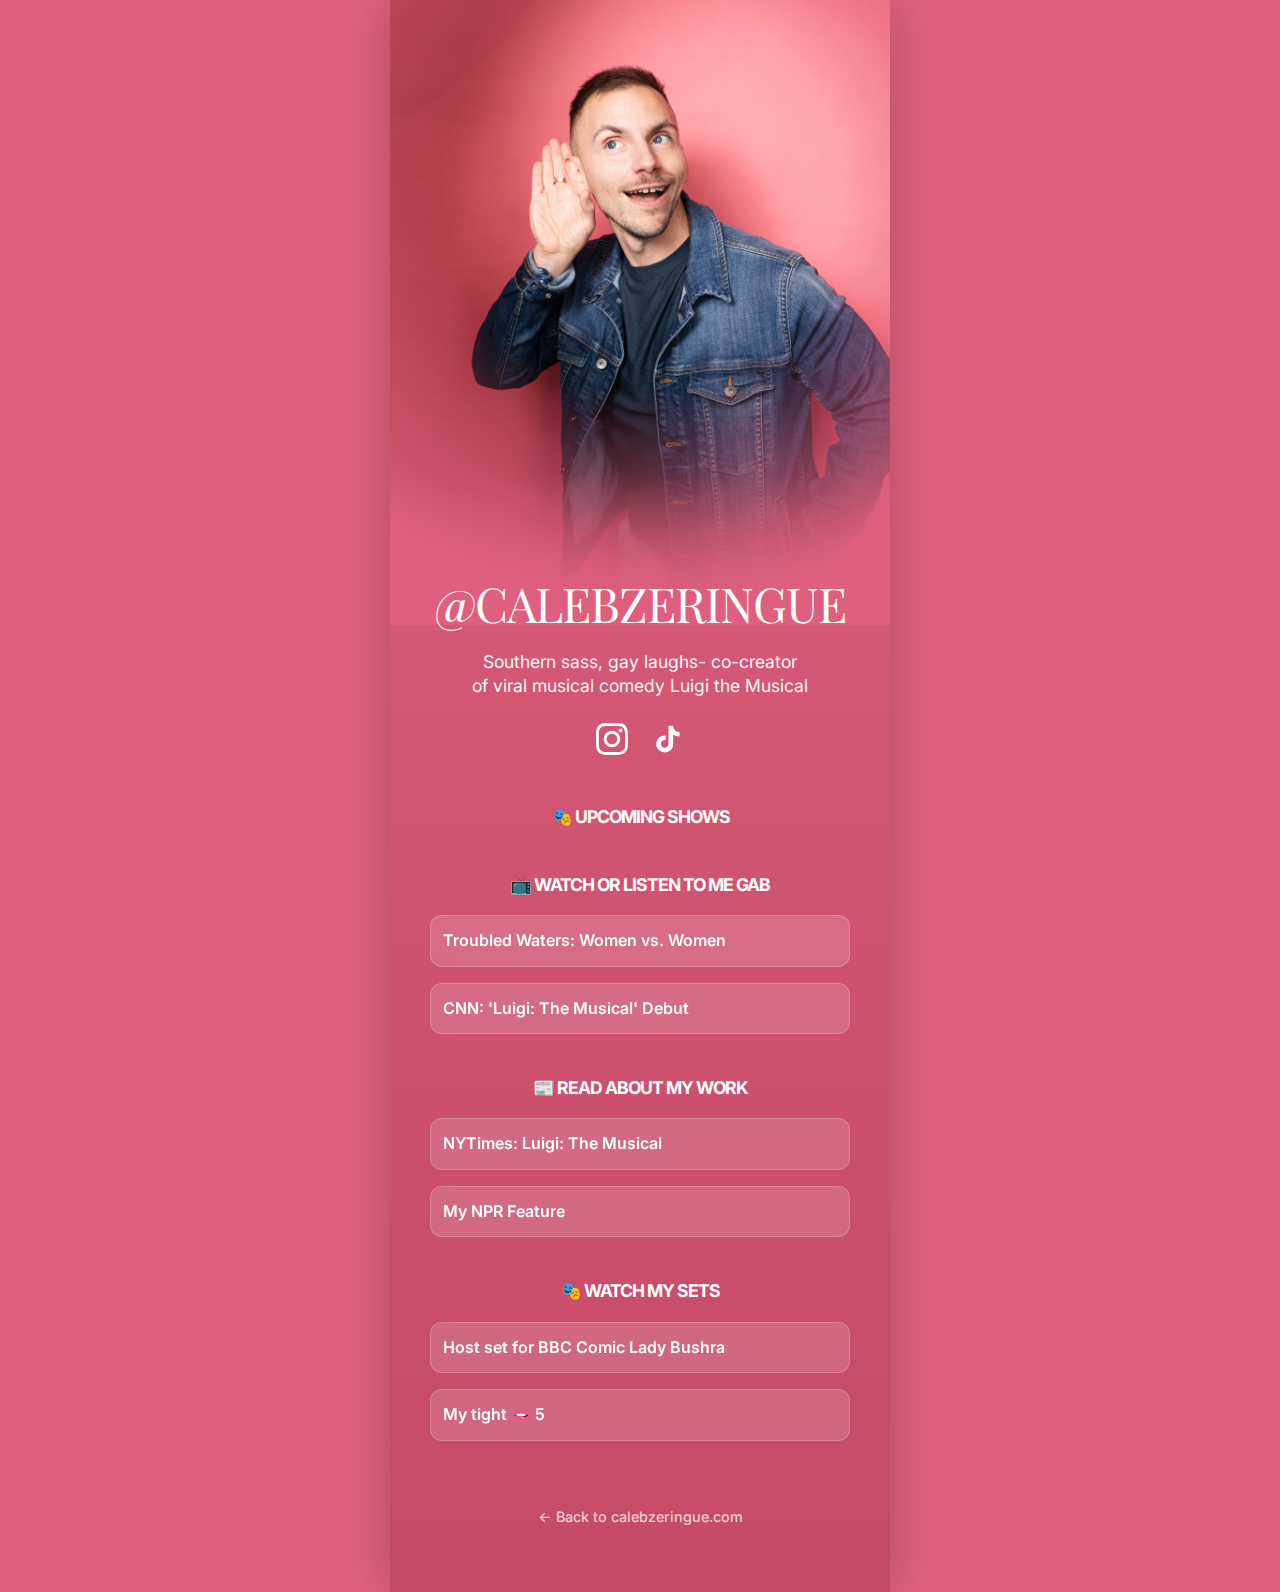
<file: links.html>
<!DOCTYPE html>
<html lang="en">
<head>
    <meta charset="UTF-8">
    <meta name="viewport" content="width=device-width, initial-scale=1.0">
    <title>Caleb Zeringue | Links</title>
    <link rel="stylesheet" href="styles.css?v=8">
    <link rel="preconnect" href="https://fonts.googleapis.com">
    <link rel="preconnect" href="https://fonts.gstatic.com" crossorigin>
    <link href="https://fonts.googleapis.com/css2?family=Inter:wght@300;400;500;600;700;800&family=Playfair+Display:ital,wght@0,400..900;1,400..900&display=swap" rel="stylesheet">
    <style>
        :root {
            /* Precise match for the pink in your photo */
            --linktree-pink: #df607e; 
            --linktree-dark-pink: #c44a66;
        }
        body {
            background-color: var(--linktree-pink);
            display: flex;
            justify-content: center;
            align-items: flex-start;
            min-height: 100vh;
            padding: 0;
            margin: 0;
            font-family: 'Inter', sans-serif;
            overflow-x: hidden;
        }
        .links-container {
            width: 100%;
            max-width: 500px;
            min-height: 100vh;
            background: linear-gradient(180deg, var(--linktree-pink) 0%, var(--linktree-dark-pink) 100%);
            text-align: center;
            position: relative;
            box-shadow: 0 0 50px rgba(0,0,0,0.2);
        }
        .hero-header {
            width: 100%;
            position: relative;
            aspect-ratio: 4/5;
            overflow: hidden;
        }
        .hero-header img {
            width: 100%;
            height: 100%;
            object-fit: cover;
            object-position: center 20%;
            display: block;
        }
        /* The "Magic Blend" Gradient */
        .hero-header::after {
            content: '';
            position: absolute;
            inset: 0;
            background: radial-gradient(circle at center 30%, transparent 0%, transparent 40%, var(--linktree-pink) 85%);
            pointer-events: none;
        }
        /* Bottom fade to transition to buttons */
        .hero-header::before {
            content: '';
            position: absolute;
            bottom: 0;
            left: 0;
            right: 0;
            height: 150px;
            background: linear-gradient(to bottom, transparent, var(--linktree-pink));
            z-index: 1;
        }
        .profile-info {
            padding: 0 1.5rem 2rem;
            margin-top: -60px; /* Pull text up into the soft blend area */
            position: relative;
            z-index: 2;
        }
        .profile-handle {
            font-family: 'Playfair Display', serif;
            font-size: 3rem;
            font-weight: 400;
            margin-bottom: 0.5rem;
            color: white;
            letter-spacing: -1px;
        }
        .profile-bio {
            font-size: 1.1rem;
            color: white;
            margin-bottom: 1.5rem;
            line-height: 1.4;
            font-weight: 400;
            opacity: 0.95;
        }
        .social-icons {
            display: flex;
            justify-content: center;
            gap: 1.5rem;
            margin-bottom: 2.5rem;
        }
        .social-icon-link {
            color: white;
            transition: transform 0.2s ease;
        }
        .social-icon-link:hover {
            transform: scale(1.1);
        }
        
        .links-section-title {
            text-align: center;
            font-size: 1.1rem;
            color: white;
            margin: 2.5rem 0 1rem;
            font-weight: 700;
            display: flex;
            align-items: center;
            justify-content: center;
            gap: 0.5rem;
        }

        .link-button {
            display: flex;
            align-items: center;
            width: calc(100% - 2rem);
            margin: 0 auto 1rem;
            background: rgba(255, 255, 255, 0.15);
            backdrop-filter: blur(10px);
            -webkit-backdrop-filter: blur(10px);
            color: white;
            padding: 0.75rem;
            border-radius: 12px;
            text-decoration: none;
            font-weight: 600;
            transition: all 0.3s ease;
            border: 1px solid rgba(255, 255, 255, 0.2);
            text-align: left;
        }
        .link-button:hover {
            background: rgba(255, 255, 255, 0.25);
            transform: translateY(-2px);
        }
        .link-button-img {
            width: 60px;
            height: 60px;
            border-radius: 8px;
            object-fit: cover;
            margin-right: 1rem;
        }
        .link-button-text {
            flex-grow: 1;
            text-align: center;
            margin-right: 2rem; /* Balance the image on the left */
        }

        /* Show Cards Grid */
        .shows-grid-container {
            padding: 0 1rem;
        }
        .no-shows {
            background: rgba(255, 255, 255, 0.1);
            padding: 1.5rem;
            border-radius: 12px;
            color: white;
            border: 1px solid rgba(255, 255, 255, 0.1);
            margin-bottom: 1rem;
        }
        .no-shows p { margin-bottom: 0.5rem; font-weight: 600; }
        .small-text { font-size: 0.8rem; opacity: 0.8; }

        .back-to-site {
            margin: 4rem 0 2rem;
            font-size: 0.9rem;
        }
        .back-to-site a {
            color: white;
            text-decoration: none;
            opacity: 0.7;
            transition: opacity 0.3s ease;
        }
        .back-to-site a:hover {
            opacity: 1;
        }
    </style>
</head>
<body>
    <div class="links-container">
        <div class="hero-header">
            <img src="hero-desktop.jpg" alt="Caleb Zeringue">
        </div>
        
        <div class="profile-info">
            <h1 class="profile-handle">@calebzeringue</h1>
            <p class="profile-bio">Southern sass, gay laughs- co-creator <br>of viral musical comedy Luigi the Musical</p>

            <div class="social-icons">
                <a href="https://www.instagram.com/caleb.meringue/" target="_blank" class="social-icon-link">
                    <svg width="32" height="32" viewBox="0 0 24 24" fill="currentColor"><path d="M12 2.163c3.204 0 3.584.012 4.85.07 3.252.148 4.771 1.691 4.919 4.919.058 1.265.069 1.645.069 4.849 0 3.205-.012 3.584-.069 4.849-.149 3.225-1.664 4.771-4.919 4.919-1.266.058-1.644.07-4.85.07-3.204 0-3.584-.012-4.849-.07-3.26-.149-4.771-1.699-4.919-4.92-.058-1.265-.07-1.644-.07-4.849 0-3.204.013-3.583.07-4.849.149-3.227 1.664-4.771 4.919-4.919 1.266-.057 1.645-.069 4.849-.069zm0-2.163c-3.259 0-3.667.014-4.947.072-4.358.2-6.78 2.618-6.98 6.98-.059 1.281-.073 1.689-.073 4.948 0 3.259.014 3.668.072 4.948.2 4.358 2.618 6.78 6.98 6.98 1.281.058 1.689.072 4.948.072 3.259 0 3.668-.014 4.948-.072 4.354-.2 6.782-2.618 6.979-6.98.059-1.28.073-1.689.073-4.948 0-3.259-.014-3.667-.072-4.947-.196-4.354-2.617-6.78-6.979-6.98-1.281-.059-1.69-.073-4.949-.073zm0 5.838c-3.403 0-6.162 2.759-6.162 6.162s2.759 6.163 6.162 6.163 6.162-2.759 6.162-6.163c0-3.403-2.759-6.162-6.162-6.162zm0 10.162c-2.209 0-4-1.79-4-4 0-2.209 1.791-4 4-4s4 1.791 4 4c0 2.21-1.791 4-4 4zm6.406-11.845c-.796 0-1.441.645-1.441 1.44s.645 1.44 1.441 1.44c.795 0 1.439-.645 1.439-1.44s-.644-1.44-1.439-1.44z"/></svg>
                </a>
                <a href="https://www.tiktok.com/@calebmeringue" target="_blank" class="social-icon-link">
                    <svg width="32" height="32" viewBox="0 0 24 24" fill="currentColor"><path d="M19.59 6.69a4.83 4.83 0 0 1-3.77-4.25V2h-3.45v13.67a2.89 2.89 0 0 1-5.2 1.74 2.89 2.89 0 0 1 2.31-4.64 2.93 2.93 0 0 1 .88.13V9.4a6.84 6.84 0 0 0-1-.05A6.33 6.33 0 0 0 5 20.1a6.34 6.34 0 0 0 10.86-4.43v-7a8.16 8.16 0 0 0 4.77 1.52v-3.4a4.85 4.85 0 0 1-1.04-.1z"/></svg>
                </a>
            </div>

            <h2 class="links-section-title">🎭 Upcoming shows</h2>
            <div class="shows-grid-container" id="showsGrid">
                <!-- Shows will be dynamically loaded here -->
            </div>

            <h2 class="links-section-title">📺 Watch or Listen to me gab</h2>

            <a href="https://podcasts.apple.com/us/podcast/troubled-waters/id1451416744" target="_blank" class="link-button">Troubled Waters: Women vs. Women</a>
            <a href="https://www.tiktok.com/@cnn/video/7515576120205462830" target="_blank" class="link-button">CNN: 'Luigi: The Musical' Debut</a>
            
            <h2 class="links-section-title">📰 Read about my work</h2>
            <a href="https://www.nytimes.com/2025/08/14/arts/luigi-mangione-musical-murder.html" target="_blank" class="link-button">NYTimes: Luigi: The Musical</a>
            <a href="https://www.npr.org/2025/08/14/arts/luigi-mangione-musical-murder.html" target="_blank" class="link-button">My NPR Feature</a>

            <h2 class="links-section-title">🎭 Watch my sets</h2>
            <a href="https://www.youtube.com/watch?v=gwEjvz4pZW4" target="_blank" class="link-button">Host set for BBC Comic Lady Bushra</a>
            <a href="https://www.youtube.com/watch?v=JxfOLrBs6A0" target="_blank" class="link-button">My tight 🫦 5</a>

            <div class="back-to-site">
                <a href="https://www.calebzeringue.com">← Back to calebzeringue.com</a>
            </div>
        </div>
    </div>

    <script src="script.js"></script>
</body>
</html>
</html>
</file>
<file: styles.css>
/* Reset and Base Styles */
* {
    margin: 0;
    padding: 0;
    box-sizing: border-box;
}

:root {
    /* Sunset/Sunrise Color Palette - Sharp & Playful */
    --primary-color: #ff6b35; /* Vibrant orange */
    --primary-dark: #e55a2b;
    --secondary-color: #ff8c42; /* Warm orange */
    --accent-color: #ffb347; /* Golden yellow */
    --coral: #ff7f7f; /* Coral pink */
    --sunset-pink: #ff6b9d; /* Sunset pink */
    --peach: #ffcc99; /* Soft peach */
    
    /* New Color Palette from Images - Dark Theme Variants */
    --light-pink: #8b5a6b; /* Darker pink for press/features section */
    --deep-purple: #4a2d55; /* Darker purple/plum for shows section */
    --bright-yellow: #cc9900; /* Darker golden yellow from about section */
    --light-lavender: #7a5a8b; /* Darker lavender/purple from about section */
    --purple-accent: #6b4c7a; /* Purple accent for highlights */
    
    /* Dark Theme Base Colors */
    --bg-dark: #1a1a1a; /* Main dark background */
    --bg-darker: #0f0f0f; /* Darker background */
    --bg-card: #2a2a2a; /* Card/container background */
    --bg-card-light: #333333; /* Lighter card background */
    
    --text-dark: #e0e0e0; /* Light text for dark backgrounds */
    --text-light: #b0b0b0; /* Lighter text for secondary content */
    --text-muted: #888888; /* Muted text */
    --bg-light: #2a2a2a; /* Dark theme light background */
    --bg-white: #2a2a2a; /* Dark theme white replacement */
    --border-color: rgba(255, 255, 255, 0.2);
    --shadow-sm: 0 2px 4px 0 rgba(255, 107, 53, 0.1);
    --shadow-md: 0 4px 8px 0 rgba(255, 107, 53, 0.15);
    --shadow-lg: 0 8px 16px 0 rgba(255, 107, 53, 0.2);
    --shadow-xl: 0 12px 24px 0 rgba(255, 107, 53, 0.25);
}

html {
    scroll-behavior: smooth;
}

body {
    font-family: 'Inter', -apple-system, BlinkMacSystemFont, 'Segoe UI', Roboto, sans-serif;
    color: var(--text-dark);
    background: var(--bg-dark);
    line-height: 1.6;
    overflow-x: hidden;
    font-weight: 500;
}

h1, h2, h3, h4, h5, h6 {
    font-weight: 900;
    letter-spacing: -1px;
    text-transform: uppercase;
}

.container {
    max-width: 1200px;
    margin: 0 auto;
    padding: 0 20px;
}

/* Navigation */
.navbar {
    position: fixed;
    top: 0;
    left: 0;
    right: 0;
    background: transparent;
    backdrop-filter: none;
    z-index: 1000;
    padding: 1.5rem 0;
    transition: all 0.3s ease;
}

.navbar.scrolled {
    background: rgba(26, 26, 26, 0.95);
    backdrop-filter: blur(10px);
    box-shadow: var(--shadow-md);
    padding: 1rem 0;
}

.navbar .container {
    display: flex;
    justify-content: space-between;
    align-items: center;
}

.nav-brand {
    font-size: 1.5rem;
    font-weight: 800;
    color: white;
    letter-spacing: -0.5px;
    text-shadow: 2px 2px 4px rgba(0, 0, 0, 0.5);
    transition: all 0.3s ease;
}

.navbar.scrolled .nav-brand {
    color: var(--primary-color);
    text-shadow: none;
}

.navbar.scrolled .nav-link {
    color: var(--text-dark);
    text-shadow: none;
}

.nav-menu {
    display: flex;
    list-style: none;
    gap: 2rem;
    align-items: center;
}

.nav-link {
    text-decoration: none;
    color: white;
    font-weight: 600;
    transition: all 0.3s ease;
    position: relative;
    text-shadow: 2px 2px 4px rgba(0, 0, 0, 0.5);
    padding: 0.5rem 1rem;
    background: transparent;
    border-radius: 4px;
}

.navbar.scrolled .nav-link {
    color: var(--text-dark);
    text-shadow: none;
}

.nav-link:hover {
    color: var(--primary-color);
}

.navbar.scrolled .nav-link:hover {
    color: var(--primary-color);
}

.nav-link::after {
    display: none;
}

.nav-social-item {
    display: flex;
    align-items: center;
}

.nav-social-link {
    display: flex;
    align-items: center;
    justify-content: center;
    width: 36px;
    height: 36px;
    background: transparent;
    color: white;
    border-radius: 50%;
    transition: all 0.3s ease;
    text-shadow: 2px 2px 4px rgba(0, 0, 0, 0.5);
}

.navbar.scrolled .nav-social-link {
    background: transparent;
    color: var(--text-dark);
    text-shadow: none;
}

.nav-social-link:hover {
    background: linear-gradient(45deg, #f09433 0%, #e6683c 25%, #dc2743 50%, #cc2366 75%, #bc1888 100%);
    color: white;
    transform: rotate(5deg) scale(1.1);
    border-color: transparent;
}

.navbar.scrolled .nav-social-link:hover {
    background: linear-gradient(45deg, #f09433 0%, #e6683c 25%, #dc2743 50%, #cc2366 75%, #bc1888 100%);
    color: white;
}

.nav-cta {
    background: var(--primary-color);
    color: white !important;
    padding: 0.5rem 1.5rem;
    border-radius: 50px;
    font-weight: 700;
    box-shadow: 0 4px 12px rgba(0, 0, 0, 0.3);
    text-shadow: none;
    border: 2px solid rgba(255, 255, 255, 0.3);
}

.navbar.scrolled .nav-cta {
    box-shadow: var(--shadow-md);
    border: 2px solid var(--primary-color);
}

.nav-cta::after {
    display: none;
}

.hamburger {
    display: none;
    flex-direction: column;
    cursor: pointer;
    gap: 4px;
}

.hamburger span {
    width: 25px;
    height: 3px;
    background: white;
    border-radius: 3px;
    transition: all 0.3s ease;
    box-shadow: 0 2px 4px rgba(0, 0, 0, 0.3);
}

.navbar.scrolled .hamburger span {
    background: var(--text-dark);
    box-shadow: none;
}

/* Hero Section */
.hero {
    position: relative;
    min-height: 100vh;
    display: flex;
    align-items: center;
    justify-content: flex-start;
    padding-top: 80px;
    overflow: hidden;
    background: var(--peach);
    transform: none !important;
}

.hero-background {
    position: absolute;
    top: 0;
    left: 0;
    right: 0;
    bottom: 0;
    background: var(--peach);
    z-index: 0;
}

.hero-image-container {
    position: absolute;
    top: 0;
    left: 0;
    right: 0;
    bottom: 0;
    z-index: 1;
    overflow: hidden;
}

.hero-image {
    width: 100%;
    height: 100%;
    object-fit: cover;
    object-position: center;
    opacity: 1;
    filter: brightness(0.95) saturate(1.1);
    transform: none !important;
    will-change: auto;
}

.hero-image-container::after {
    content: '';
    position: absolute;
    top: 0;
    left: 0;
    right: 0;
    bottom: 0;
    background: linear-gradient(to right, rgba(0, 0, 0, 0.4) 0%, rgba(0, 0, 0, 0.2) 40%, transparent 70%);
    pointer-events: none;
    z-index: 2;
}

.hero-image-container::before {
    content: '';
    position: absolute;
    bottom: 0;
    left: 0;
    right: 0;
    height: 50%;
    background: linear-gradient(to top, rgba(0, 0, 0, 0.6) 0%, transparent 100%);
    pointer-events: none;
    z-index: 3;
}

.hero-content {
    text-align: center;
    max-width: 800px;
    z-index: 10;
    position: absolute;
    bottom: 15%;
    left: 50%;
    transform: translateX(-50%);
    padding: 0;
    background: transparent;
    backdrop-filter: none;
    border-radius: 0;
    box-shadow: none;
    border: none;
    animation: none;
}

.hero-title {
    font-size: clamp(2rem, 5vw, 4rem);
    font-weight: 900;
    margin-bottom: 1rem;
    line-height: 1.1;
    color: white;
    letter-spacing: -1px;
    text-transform: uppercase;
    text-align: center;
    text-shadow: 
        3px 3px 0 var(--primary-color),
        6px 6px 0 rgba(0, 0, 0, 0.3),
        0 0 20px rgba(0, 0, 0, 0.5);
    filter: drop-shadow(0 4px 8px rgba(0, 0, 0, 0.4));
}

.hero-bio {
    color: white;
    font-weight: 500;
    font-size: clamp(0.95rem, 1.8vw, 1.15rem);
    margin-bottom: 2rem;
    text-shadow: 
        2px 2px 8px rgba(0, 0, 0, 0.9),
        0 0 15px rgba(0, 0, 0, 0.7),
        1px 1px 2px rgba(0, 0, 0, 1);
    line-height: 1.7;
    max-width: 90%;
    letter-spacing: 0.3px;
    text-align: center;
}

.hero-bio em {
    font-style: italic;
    font-weight: 600;
    color: var(--accent-color);
    text-shadow: 
        2px 2px 8px rgba(0, 0, 0, 0.9),
        0 0 20px var(--accent-color),
        1px 1px 2px rgba(0, 0, 0, 1);
}


.hero-buttons {
    display: flex;
    gap: 1rem;
    justify-content: flex-start;
    flex-wrap: wrap;
    margin-bottom: 2rem;
}

.btn {
    padding: 0.875rem 2rem;
    border-radius: 50px;
    text-decoration: none;
    font-weight: 600;
    transition: all 0.3s ease;
    display: inline-block;
    border: none;
    cursor: pointer;
    font-size: 1rem;
}

.btn-primary {
    background: var(--primary-color);
    color: white;
    box-shadow: 0 8px 20px rgba(0, 0, 0, 0.4), 0 0 0 3px rgba(255, 255, 255, 0.3);
    font-weight: 700;
    border: 3px solid white;
    text-shadow: 1px 1px 2px rgba(0, 0, 0, 0.3);
}

.btn-primary:hover {
    transform: translateY(-3px) scale(1.05);
    box-shadow: var(--shadow-xl);
    background: var(--primary-dark);
}

.btn-secondary {
    background: rgba(255, 255, 255, 0.95);
    color: var(--primary-color);
    border: 3px solid white;
    font-weight: 700;
    backdrop-filter: blur(10px);
    box-shadow: 0 8px 20px rgba(0, 0, 0, 0.4);
    text-shadow: none;
}

.btn-secondary:hover {
    background: var(--primary-color);
    color: white;
    transform: translateY(-3px) scale(1.05);
    box-shadow: var(--shadow-lg);
}

.btn-outline {
    background: transparent;
    color: var(--primary-color);
    border: 3px solid var(--primary-color);
    padding: 0.5rem 1.5rem;
    font-size: 0.9rem;
    font-weight: 700;
}

.btn-outline:hover {
    background: var(--primary-color);
    color: white;
    transform: translateY(-2px) scale(1.05);
    box-shadow: var(--shadow-md);
}

.btn-block {
    width: 100%;
}

.social-links-hero {
    display: flex;
    gap: 1rem;
    justify-content: center;
    flex-wrap: wrap;
}

.social-link {
    display: flex;
    align-items: center;
    gap: 0.5rem;
    padding: 0.75rem 1.5rem;
    background: rgba(255, 255, 255, 0.95);
    border-radius: 50px;
    text-decoration: none;
    color: var(--text-dark);
    font-weight: 700;
    box-shadow: 0 4px 15px rgba(0, 0, 0, 0.3);
    transition: all 0.3s ease;
    backdrop-filter: blur(10px);
    border: 2px solid rgba(255, 255, 255, 0.5);
}

.social-link:hover {
    transform: translateY(-2px);
    box-shadow: var(--shadow-lg);
}

.social-link.instagram:hover {
    background: var(--sunset-pink);
    color: white;
    transform: translateY(-3px) scale(1.05);
}

.social-link.tiktok:hover {
    background: var(--text-dark);
    color: white;
    transform: translateY(-3px) scale(1.05);
}

.social-link.youtube:hover {
    background: var(--primary-color);
    color: white;
    transform: translateY(-3px) scale(1.05);
}

.scroll-indicator {
    position: absolute;
    bottom: 2rem;
    left: 50%;
    transform: translateX(-50%);
    display: flex;
    flex-direction: column;
    align-items: center;
    gap: 0.5rem;
    color: white;
    font-size: 0.875rem;
    font-weight: 700;
    text-shadow: 2px 2px 4px rgba(0, 0, 0, 0.5);
    z-index: 10;
    animation: bounce 2s infinite;
}

@keyframes bounce {
    0%, 100% { transform: translateX(-50%) translateY(0); }
    50% { transform: translateX(-50%) translateY(-10px); }
}

.scroll-arrow {
    width: 3px;
    height: 30px;
    background: white;
    position: relative;
    box-shadow: 0 0 4px rgba(0, 0, 0, 0.3);
}

.scroll-arrow::after {
    content: '';
    position: absolute;
    bottom: 0;
    left: -4px;
    width: 10px;
    height: 10px;
    border-right: 3px solid white;
    border-bottom: 3px solid white;
    transform: rotate(45deg);
    box-shadow: 0 0 4px rgba(0, 0, 0, 0.3);
}

/* Stats Section */
.stats {
    padding: 4rem 0;
    background: var(--bg-light);
}

.stats-grid {
    display: grid;
    grid-template-columns: repeat(auto-fit, minmax(200px, 1fr));
    gap: 2rem;
}

.stat-item {
    text-align: center;
    padding: 2rem;
    background: var(--bg-card);
    border-radius: 1rem;
    box-shadow: var(--shadow-sm);
    border: 1px solid rgba(255, 255, 255, 0.1);
    transition: all 0.3s ease;
}

.stat-item:hover {
    transform: translateY(-5px) rotate(0.5deg);
    box-shadow: var(--shadow-lg);
    border: 2px solid var(--accent-color);
}

.stat-number {
    font-size: 3rem;
    font-weight: 900;
    color: var(--primary-color);
    margin-bottom: 0.5rem;
    text-shadow: 2px 2px 0 var(--accent-color);
}

.stat-label {
    color: var(--text-light);
    font-weight: 500;
}

/* Shows Section */
.shows {
    padding: 6rem 0;
    background: var(--deep-purple);
}

/* Standardized Section Headers - Matching Hero Title Style with Orange/White Color Scheme */
.section-title {
    font-size: clamp(1.75rem, 4vw, 2.5rem);
    font-weight: 900;
    text-align: center;
    margin-bottom: 1rem;
    letter-spacing: -1px;
    text-transform: uppercase;
    line-height: 1.1;
    color: white;
    text-shadow: 
        2px 2px 0 var(--primary-color),
        4px 4px 0 rgba(0, 0, 0, 0.3),
        0 0 15px rgba(0, 0, 0, 0.4);
    filter: drop-shadow(0 2px 4px rgba(0, 0, 0, 0.3));
}

/* Section subtitles - matching style */
.section-subtitle {
    text-align: center;
    font-size: clamp(1rem, 1.5vw, 1.125rem);
    font-weight: 700;
    margin-bottom: 3rem;
    letter-spacing: 0.3px;
    color: white;
    text-shadow: 
        1px 1px 0 var(--primary-color),
        2px 2px 0 rgba(0, 0, 0, 0.3),
        0 0 10px rgba(0, 0, 0, 0.4);
}

/* Section titles - no opaque background needed since sections have colored backgrounds */
.shows .section-title,
.videos .section-title,
.press .section-title,
.about .section-title,
.contact .section-title {
    background: transparent;
    padding: 0;
    box-shadow: none;
}

/* Newsletter section - already has orange background, so no dark background needed */
.newsletter .section-title,
.newsletter h2 {
    background: transparent;
    padding: 0;
    box-shadow: none;
    text-shadow: 
        2px 2px 0 rgba(255, 255, 255, 0.3),
        4px 4px 0 rgba(0, 0, 0, 0.5),
        0 0 15px rgba(0, 0, 0, 0.4);
}

.section-subtitle {
    text-align: center;
    font-size: clamp(1rem, 1.5vw, 1.125rem);
    font-weight: 600;
    margin-bottom: 3rem;
    letter-spacing: 0.3px;
}

/* Section subtitles on light backgrounds */
.shows .section-subtitle,
.videos .section-subtitle,
.press .section-subtitle,
.about .section-subtitle,
.contact .section-subtitle {
    color: var(--text-dark);
}

/* Section subtitles on dark/colored backgrounds */
.newsletter .section-subtitle,
.newsletter > p {
    color: white;
    opacity: 0.95;
}

.shows-grid {
    display: grid;
    grid-template-columns: repeat(auto-fit, minmax(300px, 1fr));
    gap: 2rem;
    margin-bottom: 3rem;
}

.loading-shows,
.no-shows {
    grid-column: 1 / -1;
    text-align: center;
    padding: 4rem 2rem;
    color: var(--text-light);
}

.loading-shows {
    font-size: 1.125rem;
    font-weight: 500;
}

.no-shows p {
    margin-bottom: 1rem;
    font-size: 1.125rem;
}

.no-shows .small-text {
    font-size: 0.9rem;
    color: var(--text-light);
}

.no-shows a {
    color: var(--primary-color);
    text-decoration: none;
    font-weight: 600;
}

.no-shows a:hover {
    text-decoration: underline;
}

.show-card {
    background: var(--bg-card);
    border-radius: 1rem;
    padding: 2rem;
    box-shadow: var(--shadow-md);
    display: flex;
    flex-direction: column;
    gap: 1.5rem;
    transition: all 0.3s ease;
    border: 2px solid rgba(255, 255, 255, 0.1);
}

.show-card:hover {
    transform: translateY(-5px) rotate(1deg);
    box-shadow: var(--shadow-xl);
    border: 3px solid var(--accent-color);
}

.show-date {
    display: flex;
    flex-direction: column;
    align-items: center;
    padding: 1rem;
    background: var(--primary-color);
    color: white;
    border-radius: 0.5rem;
    width: fit-content;
    box-shadow: var(--shadow-md);
    border: 3px solid var(--accent-color);
}

.date-day {
    font-size: 2rem;
    font-weight: 800;
    line-height: 1;
}

.date-month {
    font-size: 0.875rem;
    font-weight: 600;
    text-transform: uppercase;
    letter-spacing: 1px;
}

.show-info h3 {
    font-size: 1.5rem;
    font-weight: 900;
    margin-bottom: 0.5rem;
    color: var(--text-dark);
    letter-spacing: -0.5px;
    text-transform: uppercase;
}

.show-location,
.show-time {
    color: var(--text-light);
    margin-bottom: 0.25rem;
}

.text-center {
    text-align: center;
}

/* Videos Section */
.videos {
    padding: 6rem 0;
    background: var(--light-pink);
}

.social-feeds {
    display: grid;
    grid-template-columns: repeat(auto-fit, minmax(300px, 1fr));
    gap: 2rem;
    margin-bottom: 4rem;
}

.feed-section {
    background: var(--bg-card);
    border-radius: 1rem;
    padding: 2rem;
    box-shadow: var(--shadow-md);
    border: 1px solid rgba(255, 255, 255, 0.1);
}

.instagram-feed {
    display: flex;
    justify-content: center;
    align-items: center;
    width: 100%;
}

.instagram-feed blockquote.instagram-media {
    margin: 0 auto !important;
}

.feed-section h3 {
    font-size: clamp(1.25rem, 2.5vw, 1.5rem);
    font-weight: 900;
    margin-bottom: 1.5rem;
    color: var(--text-dark);
    letter-spacing: -0.5px;
    text-transform: uppercase;
}

.feed-placeholder {
    padding: 3rem 2rem;
    text-align: center;
    background: var(--bg-light);
    border-radius: 0.5rem;
    color: var(--text-light);
}

.small-text {
    font-size: 0.875rem;
    margin-top: 0.5rem;
}

.videos-grid {
    display: grid;
    grid-template-columns: repeat(auto-fit, minmax(280px, 1fr));
    gap: 2rem;
    margin-bottom: 3rem;
}

.video-card {
    background: var(--bg-card);
    border-radius: 1rem;
    overflow: hidden;
    box-shadow: var(--shadow-md);
    transition: all 0.3s ease;
    border: 2px solid rgba(255, 255, 255, 0.1);
}

.video-card:hover {
    transform: translateY(-5px) rotate(-1deg);
    box-shadow: var(--shadow-xl);
    border: 3px solid var(--accent-color);
}

.video-thumbnail {
    width: 100%;
    height: 200px;
    background: var(--coral);
    position: relative;
    display: flex;
    align-items: center;
    justify-content: center;
}

.play-button {
    width: 60px;
    height: 60px;
    background: rgba(255, 255, 255, 0.9);
    border-radius: 50%;
    position: relative;
    cursor: pointer;
}

.play-button::after {
    content: '';
    position: absolute;
    top: 50%;
    left: 55%;
    transform: translate(-50%, -50%);
    width: 0;
    height: 0;
    border-left: 15px solid var(--primary-color);
    border-top: 10px solid transparent;
    border-bottom: 10px solid transparent;
}

.video-card h4 {
    font-size: clamp(1rem, 2vw, 1.25rem);
    font-weight: 900;
    padding: 1rem 1.5rem 0.5rem;
    color: var(--text-dark);
    letter-spacing: -0.5px;
    text-transform: uppercase;
}

.video-card p {
    padding: 0 1.5rem 1.5rem;
    color: var(--text-light);
    font-size: 0.9rem;
}

/* Press Section */
.press {
    padding: 6rem 0;
    background: var(--light-pink);
}

.press-logos {
    display: flex;
    flex-wrap: wrap;
    justify-content: center;
    gap: 3rem;
    margin-bottom: 4rem;
    align-items: center;
}

.press-logo {
    font-size: 1.25rem;
    font-weight: 700;
    color: var(--text-light);
    opacity: 0.7;
    transition: all 0.3s ease;
}

.press-logo:hover {
    opacity: 1;
    color: var(--primary-color);
    transform: scale(1.15) rotate(2deg);
    font-weight: 800;
}

.testimonials {
    display: grid;
    grid-template-columns: repeat(auto-fit, minmax(280px, 1fr));
    gap: 2rem;
}

.testimonial-card {
    background: var(--bg-card);
    padding: 2rem;
    border-radius: 1rem;
    box-shadow: var(--shadow-md);
    border-left: 5px solid var(--primary-color);
    border-top: 3px solid var(--accent-color);
    border-right: 1px solid rgba(255, 255, 255, 0.1);
    border-bottom: 1px solid rgba(255, 255, 255, 0.1);
    transition: all 0.3s ease;
}

.testimonial-card:hover {
    transform: translateY(-3px) rotate(0.5deg);
    box-shadow: var(--shadow-lg);
}

.testimonial-stars {
    color: var(--accent-color);
    font-size: 1.25rem;
    margin-bottom: 1rem;
}

.testimonial-text {
    font-style: italic;
    color: var(--text-dark);
    margin-bottom: 1rem;
    line-height: 1.6;
}

.testimonial-author {
    color: var(--text-light);
    font-size: 0.9rem;
    font-weight: 600;
}

/* About Section - Split background with yellow and lavender with organic wavy divider */
.about {
    padding: 6rem 0;
    background: var(--light-lavender);
    position: relative;
    overflow: hidden;
}

.about::before {
    content: '';
    position: absolute;
    left: 0;
    top: 0;
    bottom: 0;
    width: 52%;
    background: var(--bright-yellow);
    z-index: 0;
    border-radius: 0 100% 100% 0 / 0 50% 50% 0;
    clip-path: polygon(0 0, 100% 0, 98% 15%, 100% 30%, 97% 45%, 100% 60%, 98% 75%, 100% 100%, 0 100%);
}

.about::after {
    content: '';
    position: absolute;
    left: 48%;
    top: -5%;
    bottom: -5%;
    width: 8%;
    background: var(--bright-yellow);
    z-index: 0;
    border-radius: 50%;
    opacity: 0.9;
}

.about-content {
    display: grid;
    grid-template-columns: 1fr 1fr;
    gap: 4rem;
    align-items: center;
    position: relative;
    z-index: 1;
}

.about-text p {
    margin-bottom: 1.5rem;
    color: var(--text-dark);
    line-height: 1.8;
}

.about-highlights {
    margin-top: 2rem;
    display: flex;
    flex-direction: column;
    gap: 1rem;
}

.highlight-item {
    padding: 1rem;
    background: var(--bg-card);
    border-radius: 0.5rem;
    border: 1px solid rgba(255, 255, 255, 0.1);
    border-left: 5px solid var(--primary-color);
    border-top: 3px solid var(--accent-color);
    box-shadow: var(--shadow-sm);
}

.about-image {
    position: relative;
}

.image-placeholder {
    width: 100%;
    aspect-ratio: 1;
    background: var(--sunset-pink);
    border-radius: 1rem;
    display: flex;
    align-items: center;
    justify-content: center;
    color: white;
    font-weight: 700;
    box-shadow: var(--shadow-xl);
    border: 4px solid var(--accent-color);
}

/* Newsletter Section */
.newsletter {
    padding: 4rem 0;
    background: var(--primary-color);
    color: white;
    text-align: center;
}

.newsletter h2 {
    font-size: clamp(1.75rem, 4vw, 2.5rem);
    font-weight: 900;
    margin-bottom: 1rem;
    letter-spacing: -1px;
    text-transform: uppercase;
    line-height: 1.1;
    color: white;
    text-shadow: 
        2px 2px 4px rgba(0, 0, 0, 0.5),
        0 0 10px rgba(0, 0, 0, 0.3);
}

.newsletter > p {
    margin-bottom: 2rem;
    opacity: 0.9;
}

.newsletter-form {
    max-width: 500px;
    margin: 0 auto 1rem;
    display: flex;
    gap: 1rem;
}

.newsletter-form input {
    flex: 1;
    padding: 1rem;
    border: none;
    border-radius: 50px;
    font-size: 1rem;
}

.newsletter-form input:focus {
    outline: 2px solid white;
    outline-offset: 2px;
}

.newsletter-note {
    font-size: 0.875rem;
    opacity: 0.8;
}

/* Contact Section */
.contact {
    padding: 6rem 0;
    background: var(--light-lavender);
}

.contact-content {
    display: grid;
    grid-template-columns: 1fr 1.5fr;
    gap: 4rem;
}

.contact-info h3 {
    font-size: clamp(1.25rem, 2.5vw, 1.5rem);
    font-weight: 900;
    margin-bottom: 1.5rem;
    color: var(--text-dark);
    letter-spacing: -0.5px;
    text-transform: uppercase;
}

.contact-info ul {
    list-style: none;
    margin: 1rem 0 2rem;
}

.contact-info li {
    padding: 0.5rem 0;
    color: var(--text-dark);
}

.contact-details {
    margin: 2rem 0;
}

.contact-details p {
    margin-bottom: 0.5rem;
    color: var(--text-dark);
}

.contact-details a {
    color: var(--primary-color);
    text-decoration: none;
}

.contact-details a:hover {
    text-decoration: underline;
}

.social-links-contact {
    display: flex;
    gap: 1rem;
    margin-top: 2rem;
}

.social-icon {
    width: 40px;
    height: 40px;
    display: flex;
    align-items: center;
    justify-content: center;
    background: var(--bg-light);
    border-radius: 50%;
    color: var(--text-dark);
    text-decoration: none;
    transition: all 0.3s ease;
}

.social-icon:hover {
    transform: translateY(-3px);
    box-shadow: var(--shadow-md);
}

.social-icon.instagram:hover {
    background: var(--sunset-pink);
    color: white;
    transform: translateY(-3px) rotate(5deg) scale(1.1);
}

.social-icon.tiktok:hover {
    background: var(--text-dark);
    color: white;
    transform: translateY(-3px) rotate(-5deg) scale(1.1);
}

.social-icon.youtube:hover {
    background: var(--primary-color);
    color: white;
    transform: translateY(-3px) rotate(5deg) scale(1.1);
}

.booking-form {
    background: var(--bg-card);
    padding: 2rem;
    border-radius: 1rem;
    box-shadow: var(--shadow-lg);
    border: 1px solid rgba(255, 255, 255, 0.1);
}

.booking-form h3 {
    font-size: clamp(1.25rem, 2.5vw, 1.5rem);
    font-weight: 900;
    margin-bottom: 2rem;
    color: var(--text-dark);
    letter-spacing: -0.5px;
    text-transform: uppercase;
}

.form-group {
    margin-bottom: 1.5rem;
}

.form-group label {
    display: block;
    margin-bottom: 0.5rem;
    color: var(--text-dark);
    font-weight: 500;
}

.form-group input,
.form-group select,
.form-group textarea {
    width: 100%;
    padding: 0.875rem;
    background: var(--bg-darker);
    border: 2px solid rgba(255, 255, 255, 0.2);
    border-radius: 0.5rem;
    font-size: 1rem;
    font-family: inherit;
    color: var(--text-dark);
    transition: all 0.3s ease;
}

.form-group input:focus,
.form-group select:focus,
.form-group textarea:focus {
    outline: none;
    border-color: var(--primary-color);
    border-width: 3px;
    box-shadow: 0 0 0 3px rgba(255, 107, 53, 0.2);
}

.form-group textarea {
    resize: vertical;
}

/* Footer */
.footer {
    background: var(--bg-darker);
    color: white;
    padding: 4rem 0 2rem;
    border-top: 1px solid rgba(255, 255, 255, 0.1);
}

.footer-content {
    display: grid;
    grid-template-columns: repeat(auto-fit, minmax(200px, 1fr));
    gap: 3rem;
    margin-bottom: 3rem;
}

.footer-brand h3 {
    font-size: clamp(1.25rem, 2.5vw, 1.5rem);
    font-weight: 900;
    margin-bottom: 0.5rem;
    letter-spacing: -0.5px;
    text-transform: uppercase;
    color: white;
}

.footer-brand p {
    color: rgba(255, 255, 255, 0.7);
}

.footer-links h4,
.footer-social h4 {
    font-size: clamp(1rem, 2vw, 1.25rem);
    font-weight: 900;
    margin-bottom: 1rem;
    letter-spacing: -0.5px;
    text-transform: uppercase;
    color: white;
}

.footer-links ul {
    list-style: none;
}

.footer-links li {
    margin-bottom: 0.5rem;
}

.footer-links a {
    color: rgba(255, 255, 255, 0.7);
    text-decoration: none;
    transition: color 0.3s ease;
}

.footer-links a:hover {
    color: white;
}

.social-links-footer {
    display: flex;
    flex-direction: column;
    gap: 0.5rem;
}

.social-links-footer a {
    color: rgba(255, 255, 255, 0.7);
    text-decoration: none;
    transition: color 0.3s ease;
}

.social-links-footer a:hover {
    color: white;
}

.footer-bottom {
    text-align: center;
    padding-top: 2rem;
    border-top: 1px solid rgba(255, 255, 255, 0.1);
    color: rgba(255, 255, 255, 0.7);
}

/* Responsive Design */
@media (max-width: 768px) {
    .hamburger {
        display: flex;
    }

    .nav-menu {
        position: fixed;
        top: 70px;
        left: -100%;
        flex-direction: column;
        background: var(--bg-card);
        width: 100%;
        padding: 2rem;
        box-shadow: var(--shadow-lg);
        transition: left 0.3s ease;
        gap: 1rem;
        border-top: 1px solid rgba(255, 255, 255, 0.1);
    }

    .nav-menu.active {
        left: 0;
    }

    .hero-content {
        bottom: 10%;
        left: 50%;
        right: auto;
        transform: translateX(-50%);
        max-width: 95%;
        padding: 0 2%;
    }
    
    .hero-title {
        font-size: clamp(1.75rem, 6vw, 3rem);
    }
    
    .hero-bio {
        font-size: clamp(0.85rem, 2vw, 1rem);
        max-width: 95%;
    }

    .hero-buttons {
        flex-direction: column;
        align-items: stretch;
    }

    .btn {
        width: 100%;
        text-align: center;
    }

    .about-content {
        grid-template-columns: 1fr;
    }

    .contact-content {
        grid-template-columns: 1fr;
    }

    .newsletter-form {
        flex-direction: column;
    }

    .social-feeds {
        grid-template-columns: 1fr;
    }
}

@media (max-width: 480px) {
    .hero-title {
        font-size: 2rem;
    }

    .section-title {
        font-size: 1.75rem;
    }

    .shows-grid,
    .videos-grid,
    .testimonials {
        grid-template-columns: 1fr;
    }
}
</file>
